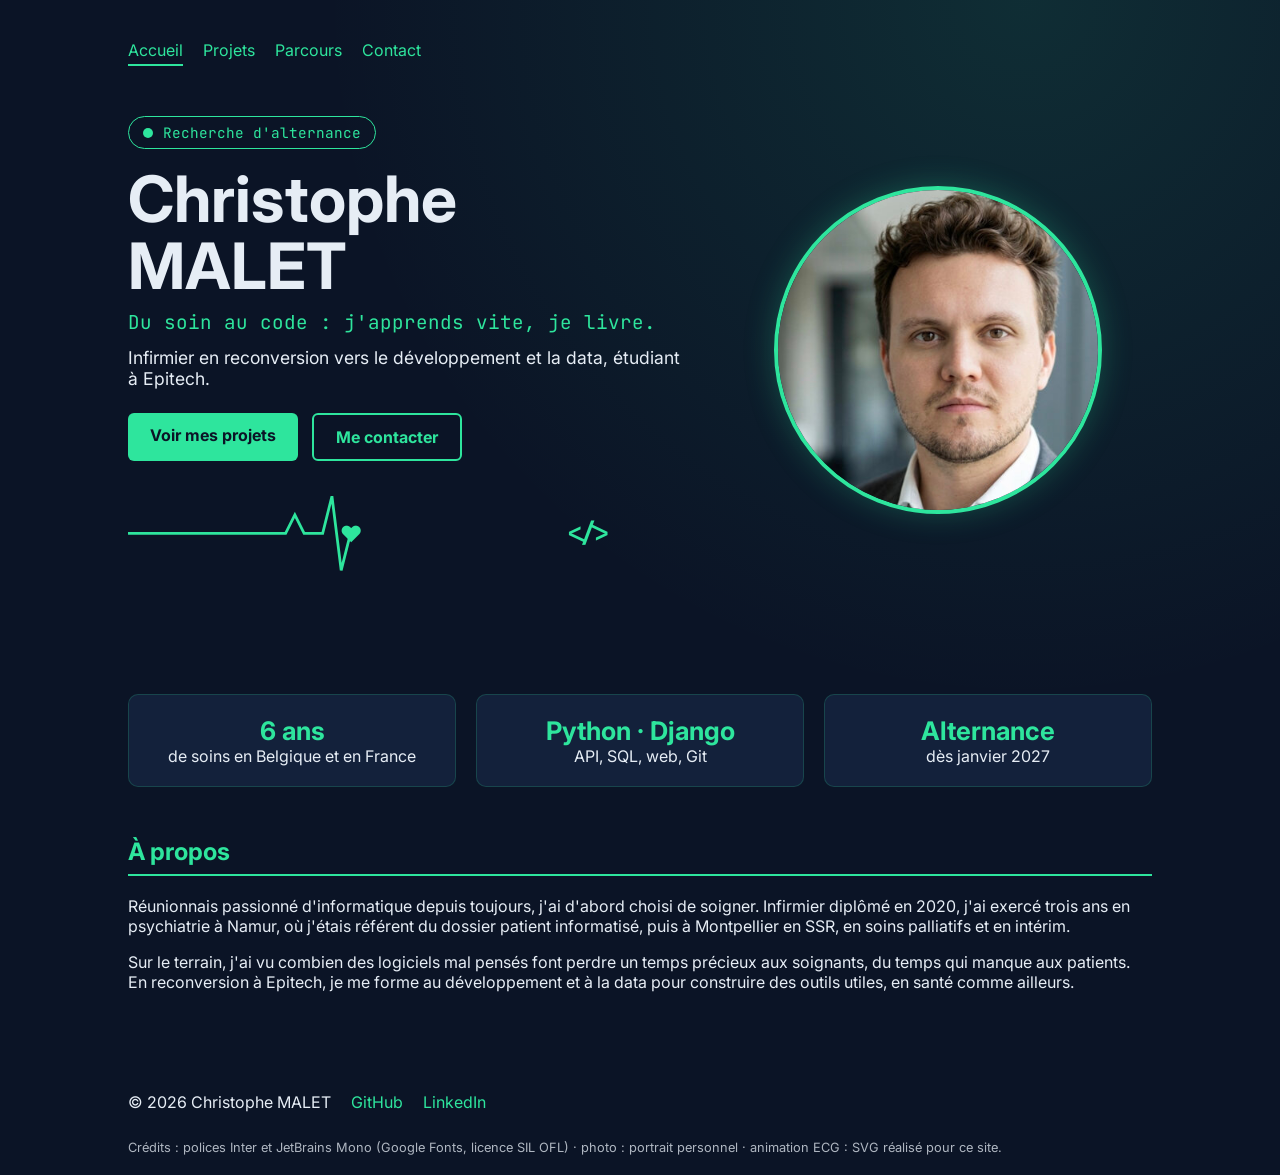
<file: index.html>
<!DOCTYPE html>
<html lang="fr">

<head>
    <meta charset="UTF-8">
    <meta name="viewport" content="width=device-width, initial-scale=1.0">
    <meta name="description" content="Portfolio de Christophe MALET : infirmier en reconversion vers le développement et la data, en recherche d'alternance.">
    <title>Accueil | Christophe MALET</title>
    <link rel="preconnect" href="https://fonts.googleapis.com">
    <link rel="preconnect" href="https://fonts.gstatic.com" crossorigin>
    <link href="https://fonts.googleapis.com/css2?family=Inter:wght@400;700&family=JetBrains+Mono:wght@700&display=swap" rel="stylesheet">
    <link rel="stylesheet" href="css/style.css?v=3">
    <link rel="icon" href="data:image/svg+xml,%3Csvg xmlns='http://www.w3.org/2000/svg' viewBox='0 0 100 100'%3E%3Crect width='100' height='100' rx='20' fill='%230b1426'/%3E%3Cpolyline points='5,55 30,55 40,30 52,80 62,55 95,55' fill='none' stroke='%232ee59d' stroke-width='8' stroke-linejoin='round'/%3E%3C/svg%3E">
</head>

<body>
    <header class="compact">
        <nav aria-label="Navigation principale">
            <a href="index.html" aria-current="page">Accueil</a>
            <a href="projets.html">Projets</a>
            <a href="parcours.html">Parcours</a>
            <a href="contact.html">Contact</a>
        </nav>
    </header>

    <main>
        <section class="hero">
            <div class="hero-texte">
                <p class="badge"><span class="point" aria-hidden="true"></span>Recherche d'alternance</p>
                <h1>Christophe MALET</h1>
                <p class="accroche">Du soin au code : j'apprends vite, je livre.</p>
                <p class="pitch">Infirmier en reconversion vers le développement et la data, étudiant à Epitech.</p>
                <div class="boutons">
                    <a class="btn btn-plein" href="projets.html">Voir mes projets</a>
                    <a class="btn btn-contour" href="contact.html">Me contacter</a>
                </div>
                <svg class="ecg" viewBox="0 0 600 100" aria-hidden="true">
                    <polyline
                        points="0,50 150,50 170,50 180,30 190,50 210,50 220,10 230,90 240,50 260,50 275,40 290,50 450,50">
                        <animate attributeName="stroke-dashoffset" dur="2.5s" repeatCount="indefinite"
                            values="614;0;0" keyTimes="0;0.75;1" calcMode="linear" />
                    </polyline>
                    <text class="coeur-ecg" text-anchor="middle" dominant-baseline="central">&hearts;
                        <animateMotion dur="2.5s" repeatCount="indefinite" keyTimes="0;0.75;1" keyPoints="0;1;1"
                            calcMode="linear"
                            path="M0,50 L150,50 170,50 180,30 190,50 210,50 220,10 230,90 240,50 260,50 275,40 290,50 450,50" />
                    </text>
                    <text class="code-ecg" x="470" y="50" dominant-baseline="central">&lt;/&gt;</text>
                </svg>
            </div>
            <img class="photo-hero" src="img/photo.jpg" alt="Portrait de Christophe Malet" width="320" height="320">
        </section>

        <section class="chiffres" aria-label="En un coup d'œil">
            <div class="chiffre"><b>6 ans</b><span>de soins en Belgique et en France</span></div>
            <div class="chiffre"><b>Python · Django</b><span>API, SQL, web, Git</span></div>
            <div class="chiffre"><b>Alternance</b><span>dès janvier 2027</span></div>
        </section>

        <section id="apropos">
            <h2>À propos</h2>
            <p>Réunionnais passionné d'informatique depuis toujours, j'ai d'abord choisi de soigner. Infirmier diplômé
                en 2020, j'ai exercé trois ans en psychiatrie à Namur, où j'étais référent du dossier patient
                informatisé, puis à Montpellier en SSR, en soins palliatifs et en intérim.</p>
            <p>Sur le terrain, j'ai vu combien des logiciels mal pensés font perdre un temps précieux aux soignants, du
                temps qui manque aux patients. En reconversion à Epitech, je me forme au développement et à la data pour
                construire des outils utiles, en santé comme ailleurs.</p>
        </section>

    </main>

    <footer>
        <p>&copy; 2026 Christophe MALET</p>
        <a href="https://github.com/Chris97421" target="_blank" rel="noopener">GitHub</a>
        <a href="https://www.linkedin.com/in/christophe-malet-0925a1145/" target="_blank" rel="noopener">LinkedIn</a>
        <p class="credits">Crédits : polices Inter et JetBrains Mono (Google Fonts, licence SIL OFL) · photo : portrait personnel · animation ECG : SVG réalisé pour ce site.</p>
    </footer>

</body>

</html>
</file>
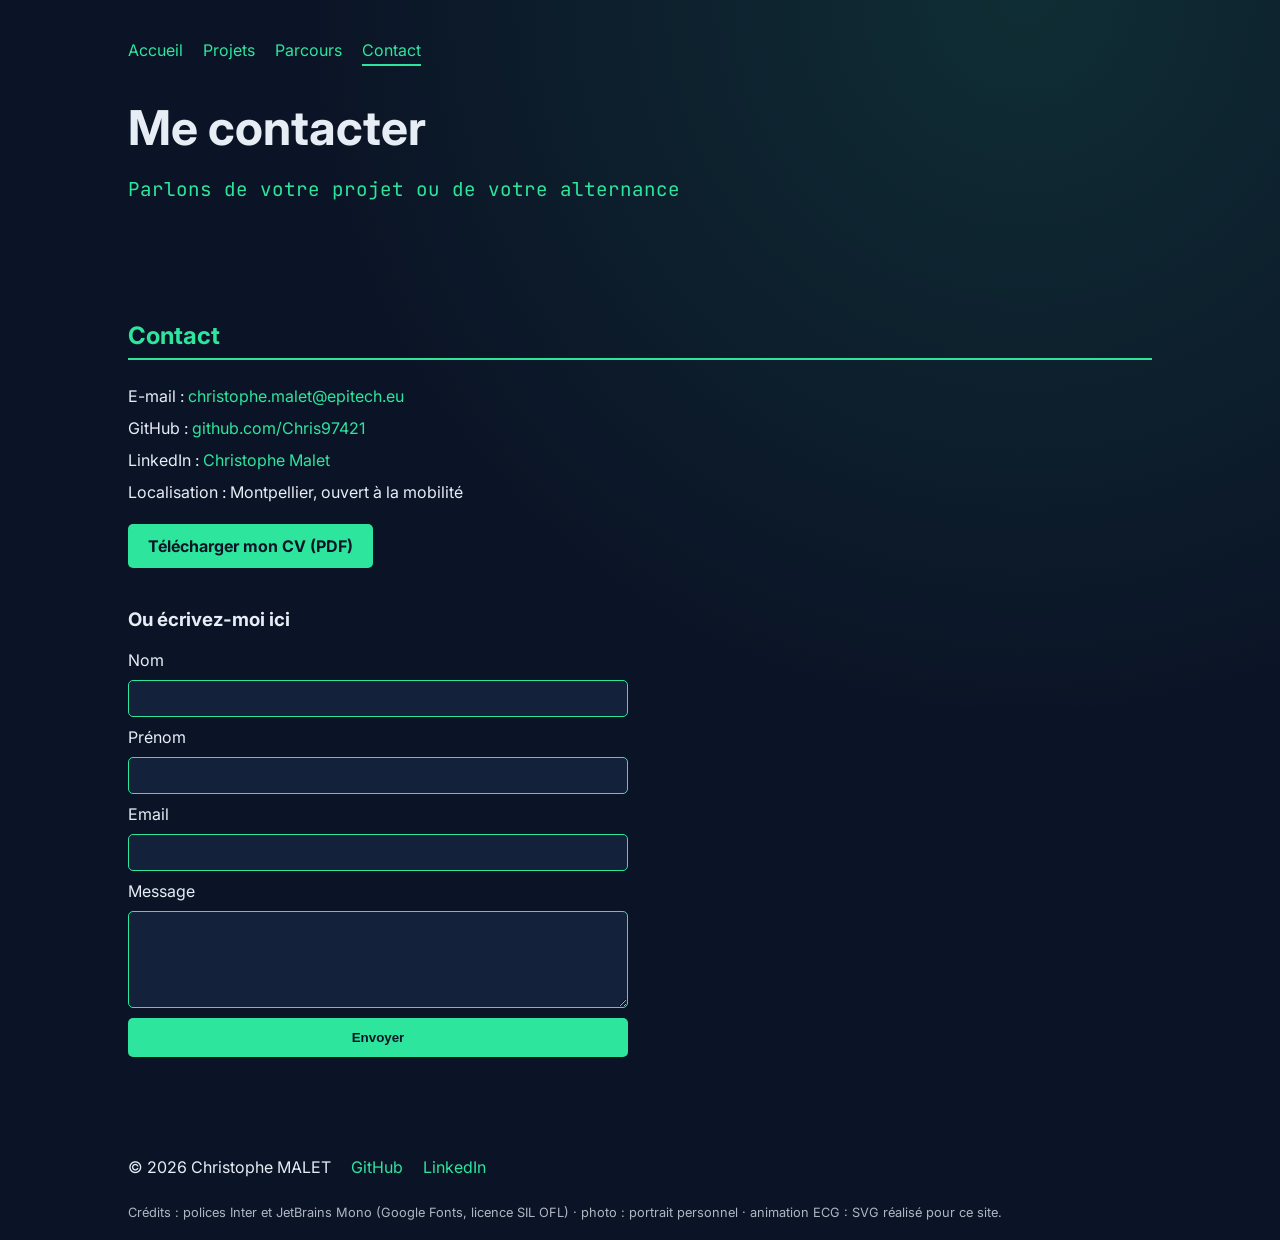
<file: contact.html>
<!DOCTYPE html>
<html lang="fr">

<head>
    <meta charset="UTF-8">
    <meta name="viewport" content="width=device-width, initial-scale=1.0">
    <meta name="description" content="Contactez Christophe MALET et téléchargez son CV.">
    <title>Contact | Christophe MALET</title>
    <link rel="preconnect" href="https://fonts.googleapis.com">
    <link rel="preconnect" href="https://fonts.gstatic.com" crossorigin>
    <link href="https://fonts.googleapis.com/css2?family=Inter:wght@400;700&family=JetBrains+Mono:wght@700&display=swap" rel="stylesheet">
    <link rel="stylesheet" href="css/style.css?v=3">
    <link rel="icon" href="data:image/svg+xml,%3Csvg xmlns='http://www.w3.org/2000/svg' viewBox='0 0 100 100'%3E%3Crect width='100' height='100' rx='20' fill='%230b1426'/%3E%3Cpolyline points='5,55 30,55 40,30 52,80 62,55 95,55' fill='none' stroke='%232ee59d' stroke-width='8' stroke-linejoin='round'/%3E%3C/svg%3E">
</head>

<body>
    <header>
        <nav aria-label="Navigation principale">
            <a href="index.html">Accueil</a>
            <a href="projets.html">Projets</a>
            <a href="parcours.html">Parcours</a>
            <a href="contact.html" aria-current="page">Contact</a>
        </nav>
        <h1>Me contacter</h1>
        <p>Parlons de votre projet ou de votre alternance</p>
    </header>

    <main>
        <section id="contact">
            <h2>Contact</h2>
            <ul class="coordonnees">
                <li>E-mail : <a href="mailto:christophe.malet@epitech.eu">christophe.malet@epitech.eu</a></li>
                <li>GitHub : <a href="https://github.com/Chris97421" target="_blank" rel="noopener">github.com/Chris97421</a></li>
                <li>LinkedIn : <a href="https://www.linkedin.com/in/christophe-malet-0925a1145/" target="_blank" rel="noopener">Christophe Malet</a></li>
                <li>Localisation : Montpellier, ouvert à la mobilité</li>
            </ul>
            <a class="btn-cv" href="cv/CV_Christophe-Malet.pdf" download>Télécharger mon CV (PDF)</a>
            <h3>Ou écrivez-moi ici</h3>
            <form action="https://formspree.io/f/xkjjzgqd" method="POST">
                <label for="nom">Nom</label>
                <input type="text" id="nom" name="nom" required>

                <label for="prenom">Prénom</label>
                <input type="text" id="prenom" name="prenom" required>

                <label for="email">Email</label>
                <input type="email" id="email" name="email" required>

                <label for="message">Message</label>
                <textarea id="message" name="message" rows="5" required></textarea>

                <input type="text" name="_gotcha" hidden tabindex="-1" autocomplete="off">
                <button type="submit">Envoyer</button>
            </form>
            <p id="confirmation" role="status" hidden></p>
        </section>
    </main>

    <footer>
        <p>&copy; 2026 Christophe MALET</p>
        <a href="https://github.com/Chris97421" target="_blank" rel="noopener">GitHub</a>
        <a href="https://www.linkedin.com/in/christophe-malet-0925a1145/" target="_blank" rel="noopener">LinkedIn</a>
        <p class="credits">Crédits : polices Inter et JetBrains Mono (Google Fonts, licence SIL OFL) · photo : portrait personnel · animation ECG : SVG réalisé pour ce site.</p>
    </footer>

    <script src="js/script.js"></script>
</body>

</html>
</file>
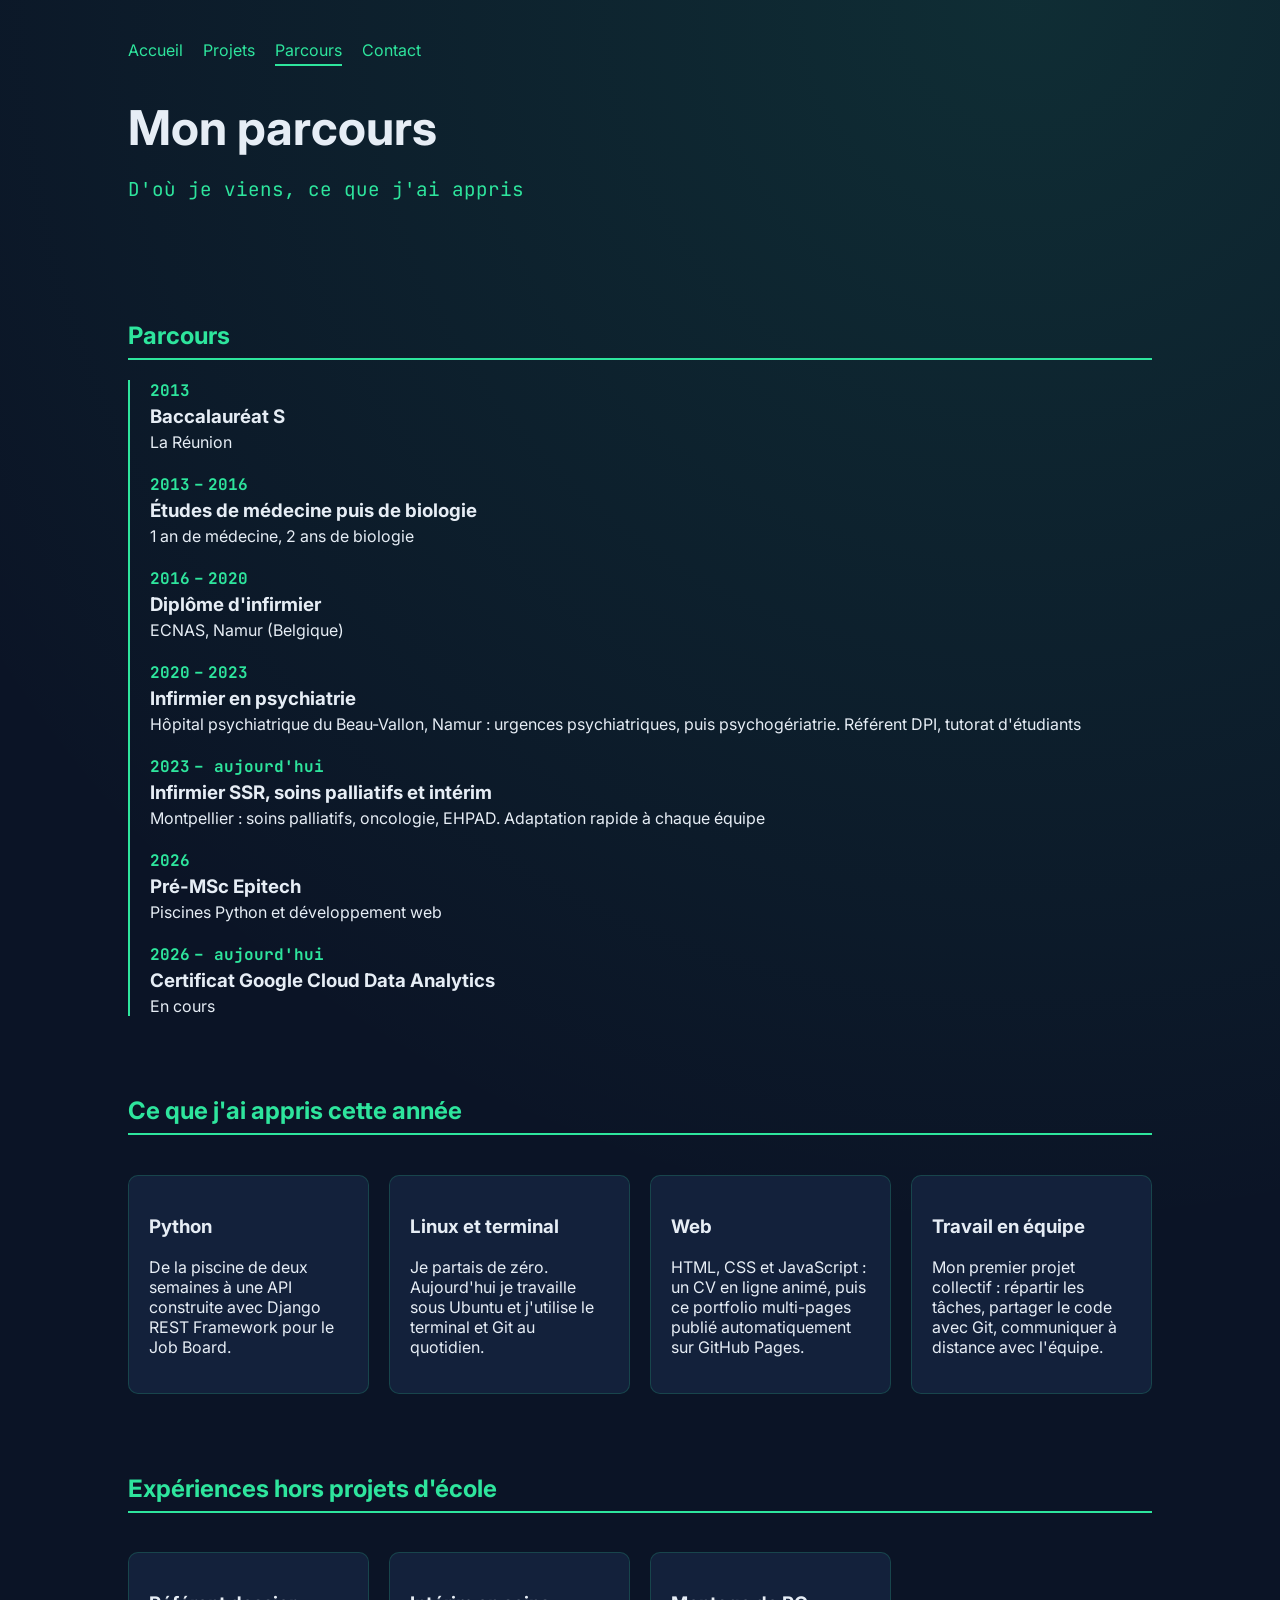
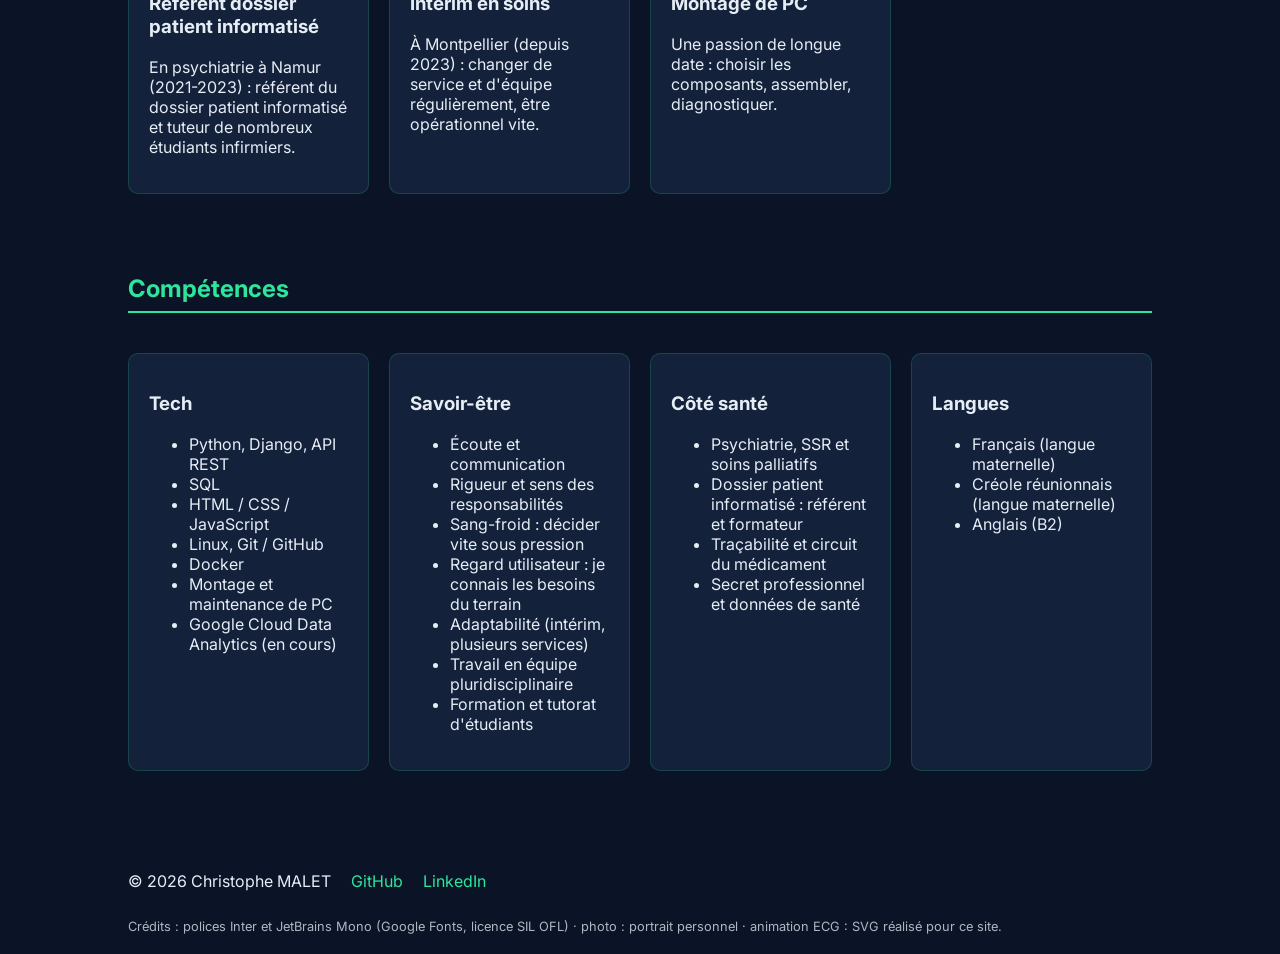
<file: parcours.html>
<!DOCTYPE html>
<html lang="fr">

<head>
    <meta charset="UTF-8">
    <meta name="viewport" content="width=device-width, initial-scale=1.0">
    <meta name="description" content="Mon parcours, ce que j'ai appris cette année et mes expériences.">
    <title>Parcours | Christophe MALET</title>
    <link rel="preconnect" href="https://fonts.googleapis.com">
    <link rel="preconnect" href="https://fonts.gstatic.com" crossorigin>
    <link href="https://fonts.googleapis.com/css2?family=Inter:wght@400;700&family=JetBrains+Mono:wght@700&display=swap" rel="stylesheet">
    <link rel="stylesheet" href="css/style.css?v=3">
    <link rel="icon" href="data:image/svg+xml,%3Csvg xmlns='http://www.w3.org/2000/svg' viewBox='0 0 100 100'%3E%3Crect width='100' height='100' rx='20' fill='%230b1426'/%3E%3Cpolyline points='5,55 30,55 40,30 52,80 62,55 95,55' fill='none' stroke='%232ee59d' stroke-width='8' stroke-linejoin='round'/%3E%3C/svg%3E">
</head>

<body>
    <header>
        <nav aria-label="Navigation principale">
            <a href="index.html">Accueil</a>
            <a href="projets.html">Projets</a>
            <a href="parcours.html" aria-current="page">Parcours</a>
            <a href="contact.html">Contact</a>
        </nav>
        <h1>Mon parcours</h1>
        <p>D'où je viens, ce que j'ai appris</p>
    </header>

    <main>
        <section id="parcours">
            <h2>Parcours</h2>
            <ul>
                <li>
                    <time>2013</time>
                    <h3>Baccalauréat S</h3>
                    <p>La Réunion</p>
                </li>
                <li>
                    <time>2013</time> <span>–</span> <time>2016</time>
                    <h3>Études de médecine puis de biologie</h3>
                    <p>1 an de médecine, 2 ans de biologie</p>
                </li>
                <li>
                    <time>2016</time> <span>–</span> <time>2020</time>
                    <h3>Diplôme d'infirmier</h3>
                    <p>ECNAS, Namur (Belgique)</p>
                </li>
                <li>
                    <time>2020</time> <span>–</span> <time>2023</time>
                    <h3>Infirmier en psychiatrie</h3>
                    <p>Hôpital psychiatrique du Beau-Vallon, Namur : urgences psychiatriques, puis psychogériatrie. Référent DPI, tutorat d'étudiants</p>
                </li>
                <li>
                    <time>2023</time> <span>– aujourd'hui</span>
                    <h3>Infirmier SSR, soins palliatifs et intérim</h3>
                    <p>Montpellier : soins palliatifs, oncologie, EHPAD. Adaptation rapide à chaque équipe</p>
                </li>
                <li>
                    <time>2026</time>
                    <h3>Pré-MSc Epitech</h3>
                    <p>Piscines Python et développement web</p>
                </li>
                <li>
                    <time>2026</time> <span>– aujourd'hui</span>
                    <h3>Certificat Google Cloud Data Analytics</h3>
                    <p>En cours</p>
                </li>
            </ul>
        </section>

        <section id="apprentissage">
            <h2>Ce que j'ai appris cette année</h2>
            <article>
                <h3>Python</h3>
                <p>De la piscine de deux semaines à une API construite avec Django REST Framework pour le Job Board.</p>
            </article>
            <article>
                <h3>Linux et terminal</h3>
                <p>Je partais de zéro. Aujourd'hui je travaille sous Ubuntu et j'utilise le terminal et Git au quotidien.</p>
            </article>
            <article>
                <h3>Web</h3>
                <p>HTML, CSS et JavaScript : un CV en ligne animé, puis ce portfolio multi-pages publié automatiquement sur GitHub Pages.</p>
            </article>
            <article>
                <h3>Travail en équipe</h3>
                <p>Mon premier projet collectif : répartir les tâches, partager le code avec Git, communiquer à distance avec l'équipe.</p>
            </article>
        </section>

        <section id="hors-ecole">
            <h2>Expériences hors projets d'école</h2>
            <article>
                <h3>Référent dossier patient informatisé</h3>
                <p>En psychiatrie à Namur (2021-2023) : référent du dossier patient informatisé et tuteur de nombreux étudiants infirmiers.</p>
            </article>
            <article>
                <h3>Intérim en soins</h3>
                <p>À Montpellier (depuis 2023) : changer de service et d'équipe régulièrement, être opérationnel vite.</p>
            </article>
            <article>
                <h3>Montage de PC</h3>
                <p>Une passion de longue date : choisir les composants, assembler, diagnostiquer.</p>
            </article>
        </section>

        <section id="competences">
            <h2>Compétences</h2>
            <div>
                <h3>Tech</h3>
                <ul>
                    <li>Python, Django, API REST</li>
                    <li>SQL</li>
                    <li>HTML / CSS / JavaScript</li>
                    <li>Linux, Git / GitHub</li>
                    <li>Docker</li>
                    <li>Montage et maintenance de PC</li>
                    <li>Google Cloud Data Analytics (en cours)</li>
                </ul>
            </div>
            <div>
                <h3>Savoir-être</h3>
                <ul>
                    <li>Écoute et communication</li>
                    <li>Rigueur et sens des responsabilités</li>
                    <li>Sang-froid : décider vite sous pression</li>
                    <li>Regard utilisateur : je connais les besoins du terrain</li>
                    <li>Adaptabilité (intérim, plusieurs services)</li>
                    <li>Travail en équipe pluridisciplinaire</li>
                    <li>Formation et tutorat d'étudiants</li>
                </ul>
            </div>
            <div>
                <h3>Côté santé</h3>
                <ul>
                    <li>Psychiatrie, SSR et soins palliatifs</li>
                    <li>Dossier patient informatisé : référent et formateur</li>
                    <li>Traçabilité et circuit du médicament</li>
                    <li>Secret professionnel et données de santé</li>
                </ul>
            </div>
            <div>
                <h3>Langues</h3>
                <ul>
                    <li>Français (langue maternelle)</li>
                    <li>Créole réunionnais (langue maternelle)</li>
                    <li>Anglais (B2)</li>
                </ul>
            </div>
        </section>
    </main>

    <footer>
        <p>&copy; 2026 Christophe MALET</p>
        <a href="https://github.com/Chris97421" target="_blank" rel="noopener">GitHub</a>
        <a href="https://www.linkedin.com/in/christophe-malet-0925a1145/" target="_blank" rel="noopener">LinkedIn</a>
        <p class="credits">Crédits : polices Inter et JetBrains Mono (Google Fonts, licence SIL OFL) · photo : portrait personnel · animation ECG : SVG réalisé pour ce site.</p>
    </footer>
</body>

</html>
</file>
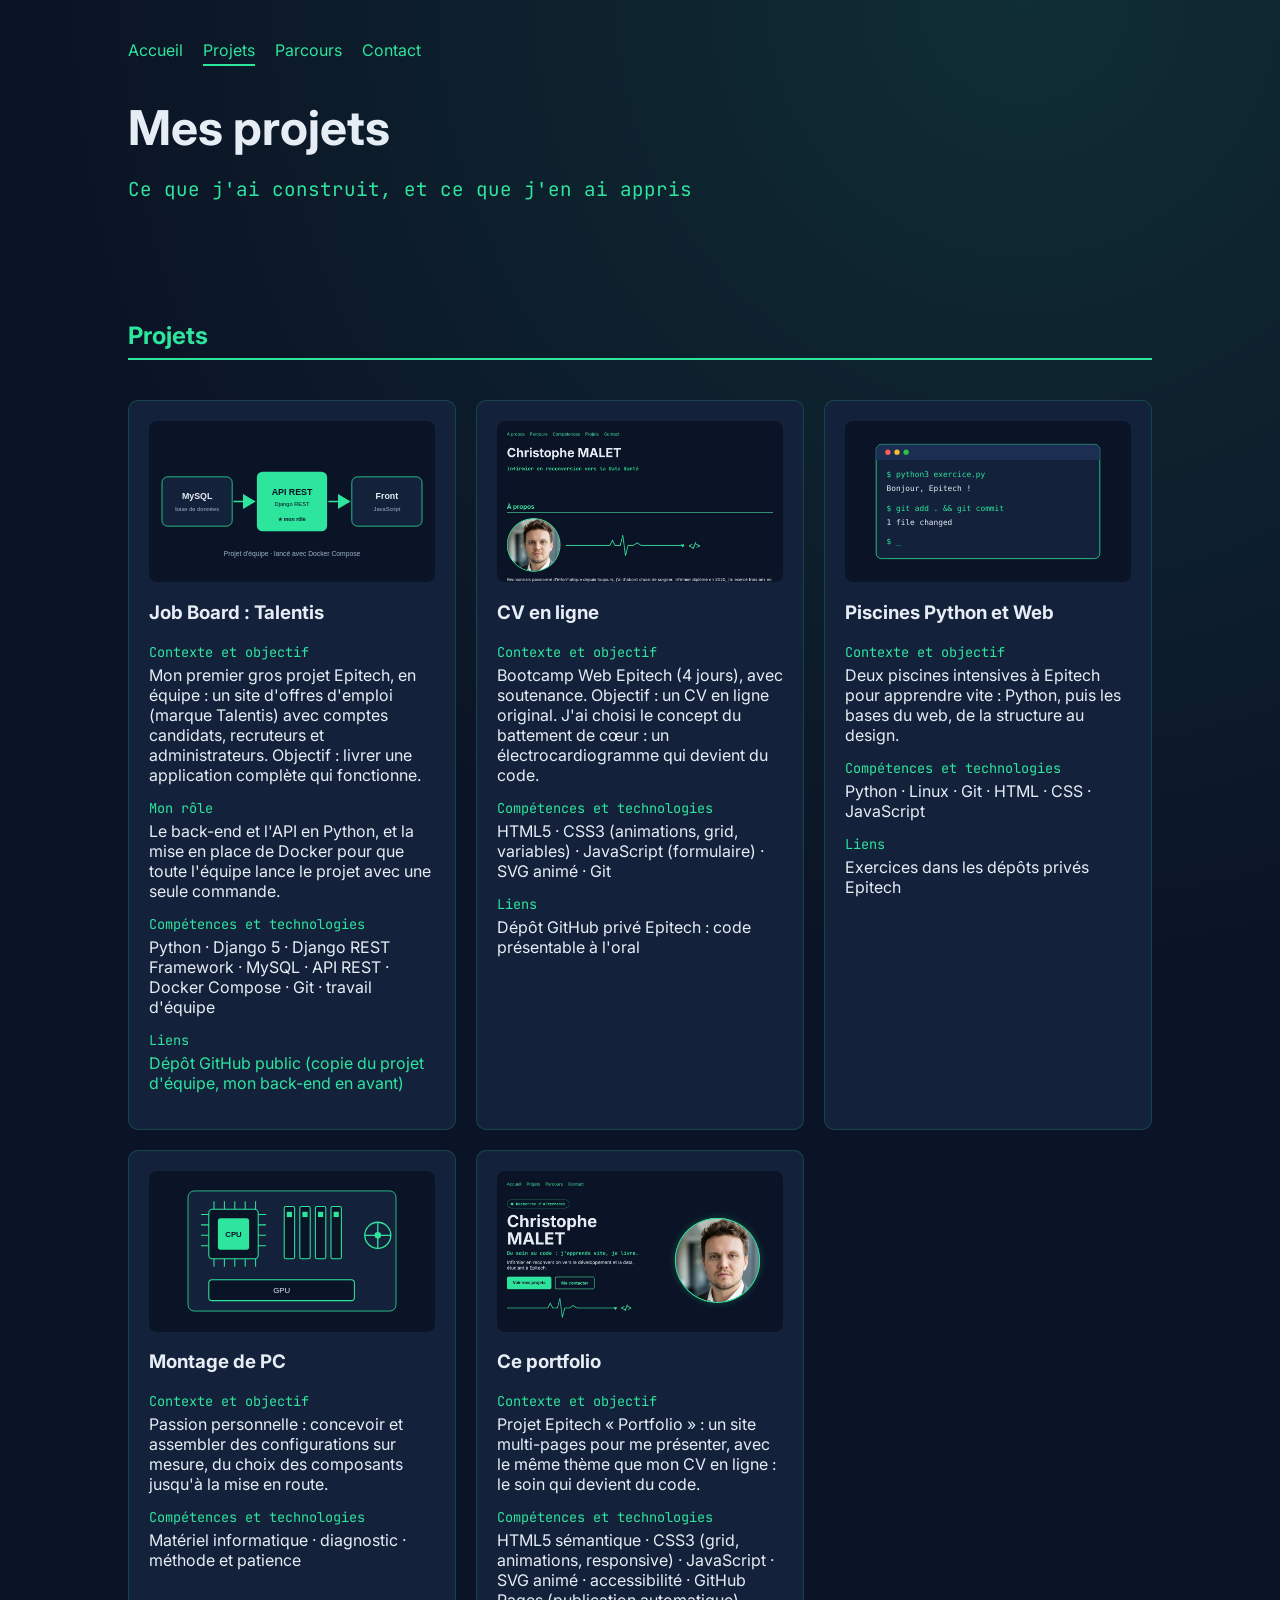
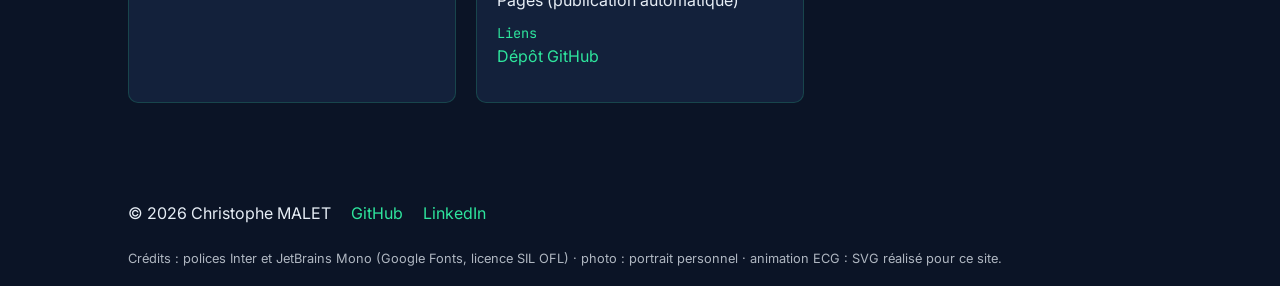
<file: projets.html>
<!DOCTYPE html>
<html lang="fr">

<head>
    <meta charset="UTF-8">
    <meta name="viewport" content="width=device-width, initial-scale=1.0">
    <meta name="description" content="Mes projets : Job Board, CV en ligne, piscines Epitech et montage de PC.">
    <title>Projets | Christophe MALET</title>
    <link rel="preconnect" href="https://fonts.googleapis.com">
    <link rel="preconnect" href="https://fonts.gstatic.com" crossorigin>
    <link href="https://fonts.googleapis.com/css2?family=Inter:wght@400;700&family=JetBrains+Mono:wght@700&display=swap" rel="stylesheet">
    <link rel="stylesheet" href="css/style.css?v=3">
    <link rel="icon" href="data:image/svg+xml,%3Csvg xmlns='http://www.w3.org/2000/svg' viewBox='0 0 100 100'%3E%3Crect width='100' height='100' rx='20' fill='%230b1426'/%3E%3Cpolyline points='5,55 30,55 40,30 52,80 62,55 95,55' fill='none' stroke='%232ee59d' stroke-width='8' stroke-linejoin='round'/%3E%3C/svg%3E">
</head>

<body>
    <header>
        <nav aria-label="Navigation principale">
            <a href="index.html">Accueil</a>
            <a href="projets.html" aria-current="page">Projets</a>
            <a href="parcours.html">Parcours</a>
            <a href="contact.html">Contact</a>
        </nav>
        <h1>Mes projets</h1>
        <p>Ce que j'ai construit, et ce que j'en ai appris</p>
    </header>

    <main>
        <section id="projets">
            <h2>Projets</h2>

            <article>
                <img class="vignette" src="img/projet-jobboard.svg" alt="Schéma du Job Board : base MySQL, API REST Django (mon rôle) et interface JavaScript, le tout dans Docker" width="1100" height="620" loading="lazy">
                <h3>Job Board : Talentis</h3>
                <dl>
                    <dt>Contexte et objectif</dt>
                    <dd>Mon premier gros projet Epitech, en équipe : un site d'offres d'emploi (marque Talentis) avec comptes candidats, recruteurs et administrateurs. Objectif : livrer une application complète qui fonctionne.</dd>
                    <dt>Mon rôle</dt>
                    <dd>Le back-end et l'API en Python, et la mise en place de Docker pour que toute l'équipe lance le projet avec une seule commande.</dd>
                    <dt>Compétences et technologies</dt>
                    <dd>Python · Django 5 · Django REST Framework · MySQL · API REST · Docker Compose · Git · travail d'équipe</dd>
                    <dt>Liens</dt>
                    <dd><a href="https://github.com/Chris97421/talentis-job-board" target="_blank" rel="noopener">Dépôt GitHub public (copie du projet d'équipe, mon back-end en avant)</a></dd>
                </dl>
            </article>

            <article>
                <img class="vignette" src="img/projet-cv-en-ligne.jpg" alt="Capture d'écran de mon CV en ligne : photo, ligne d'électrocardiogramme et code" width="1100" height="620" loading="lazy">
                <h3>CV en ligne</h3>
                <dl>
                    <dt>Contexte et objectif</dt>
                    <dd>Bootcamp Web Epitech (4 jours), avec soutenance. Objectif : un CV en ligne original. J'ai choisi le concept du battement de cœur : un électrocardiogramme qui devient du code.</dd>
                    <dt>Compétences et technologies</dt>
                    <dd>HTML5 · CSS3 (animations, grid, variables) · JavaScript (formulaire) · SVG animé · Git</dd>
                    <dt>Liens</dt>
                    <dd>Dépôt GitHub privé Epitech : code présentable à l'oral</dd>
                </dl>
            </article>

            <article>
                <img class="vignette" src="img/projet-piscines.svg" alt="Illustration : terminal avec des commandes Python et Git" width="1100" height="620" loading="lazy">
                <h3>Piscines Python et Web</h3>
                <dl>
                    <dt>Contexte et objectif</dt>
                    <dd>Deux piscines intensives à Epitech pour apprendre vite : Python, puis les bases du web, de la structure au design.</dd>
                    <dt>Compétences et technologies</dt>
                    <dd>Python · Linux · Git · HTML · CSS · JavaScript</dd>
                    <dt>Liens</dt>
                    <dd>Exercices dans les dépôts privés Epitech</dd>
                </dl>
            </article>

            <article>
                <img class="vignette" src="img/projet-pc.svg" alt="Illustration : composants d'un PC (processeur, mémoire, carte graphique)" width="1100" height="620" loading="lazy">
                <h3>Montage de PC</h3>
                <dl>
                    <dt>Contexte et objectif</dt>
                    <dd>Passion personnelle : concevoir et assembler des configurations sur mesure, du choix des composants jusqu'à la mise en route.</dd>
                    <dt>Compétences et technologies</dt>
                    <dd>Matériel informatique · diagnostic · méthode et patience</dd>
                </dl>
            </article>

            <article>
                <img class="vignette" src="img/projet-portfolio.jpg" alt="Capture d'écran de l'accueil de ce portfolio" width="1100" height="620" loading="lazy">
                <h3>Ce portfolio</h3>
                <dl>
                    <dt>Contexte et objectif</dt>
                    <dd>Projet Epitech « Portfolio » : un site multi-pages pour me présenter, avec le même thème que mon CV en ligne : le soin qui devient du code.</dd>
                    <dt>Compétences et technologies</dt>
                    <dd>HTML5 sémantique · CSS3 (grid, animations, responsive) · JavaScript · SVG animé · accessibilité · GitHub Pages (publication automatique)</dd>
                    <dt>Liens</dt>
                    <dd><a href="https://github.com/Chris97421/portfolio" target="_blank" rel="noopener">Dépôt GitHub</a></dd>
                </dl>
            </article>
        </section>
    </main>

    <footer>
        <p>&copy; 2026 Christophe MALET</p>
        <a href="https://github.com/Chris97421" target="_blank" rel="noopener">GitHub</a>
        <a href="https://www.linkedin.com/in/christophe-malet-0925a1145/" target="_blank" rel="noopener">LinkedIn</a>
        <p class="credits">Crédits : polices Inter et JetBrains Mono (Google Fonts, licence SIL OFL) · photo : portrait personnel · animation ECG : SVG réalisé pour ce site.</p>
    </footer>
</body>

</html>
</file>
<file: css/style.css>
:root {
    --fond: #0b1426;
    --texte: #e6edf5;
    --vert-ecg: #2ee59d;
    --fond-carte: #13213b;
}

body {
    margin: 0;
    background-color: var(--fond);
    color: var(--texte);
    font-family: 'Inter', sans-serif;
}

a {
    color: var(--vert-ecg);
    text-decoration: none;
    transition: color 0.5s;
}

a:hover {
    color: var(--texte);
}

main,
header,
footer {
    max-width: 1024px;
    margin: 0 auto;
    padding: 20px;
}

header {
    padding-top: 40px;
    padding-bottom: 60px;
}

header h1 {
    font-size: 3rem;
    margin-bottom: 0;
}

header p {
    color: var(--vert-ecg);
    font-family: 'JetBrains Mono', monospace;
    font-size: 1.2rem;
}

section {
    margin-bottom: 60px;
}

h2 {
    color: var(--vert-ecg);
    border-bottom: 2px solid var(--vert-ecg);
    padding-bottom: 8px;
}

nav {
    display: flex;
    gap: 20px;
    flex-wrap: wrap;
}

#parcours ul {
    list-style: none;
    border-left: 2px solid var(--vert-ecg);
    padding-left: 20px;
}

#parcours time,
#parcours span {
    color: var(--vert-ecg);
    font-weight: bold;
    font-family: 'JetBrains Mono', monospace;
}

#competences,
#projets {
    display: grid;
    grid-template-columns: repeat(auto-fit, minmax(220px, 1fr));
    gap: 20px;
}

#competences div,
#projets article {
    background-color: var(--fond-carte);
    padding: 20px;
    border-radius: 10px;
    transition: transform 0.5s, box-shadow 0.5s;
}

#competences h2,
#projets h2 {
    grid-column: 1 / -1;
}

#competences div:hover,
#projets article:hover {
    transform: translateY(-5px);
    box-shadow: 0 0 15px var(--vert-ecg);
}

#contact form {
    display: flex;
    flex-direction: column;
    gap: 10px;
    max-width: 500px;
}

#contact input,
#contact textarea {
    background-color: var(--fond-carte);
    color: var(--texte);
    border: 1px solid var(--vert-ecg);
    border-radius: 5px;
    padding: 10px;
}

#contact input:focus,
#contact textarea:focus {
    box-shadow: 0 0 15px var(--vert-ecg);
}

#contact button {
    background-color: var(--vert-ecg);
    color: var(--fond);
    border: none;
    padding: 12px;
    border-radius: 5px;
    font-weight: bold;
    cursor: pointer;
    transition: box-shadow 0.5s;
}

#contact button:hover {
    box-shadow: 0 0 15px var(--vert-ecg);
}

.ecg {
    width: 100%;
    max-width: 600px;
    flex: 1;
    min-width: 200px;
}

.ecg polyline {
    fill: none;
    stroke: var(--vert-ecg);
    stroke-width: 3;
    stroke-dasharray: 614;
    stroke-dashoffset: 614;
}

.coeur-ecg {
    fill: var(--vert-ecg);
    font-size: 24px;
}

.code-ecg {
    fill: var(--vert-ecg);
    font-family: 'JetBrains Mono', monospace;
    font-size: 28px;
    font-weight: bold;
    animation: apparition 2.5s linear infinite;
}

@keyframes apparition {
    0% {
        opacity: 0;
    }

    75% {
        opacity: 0;
    }

    80% {
        opacity: 1;
    }

    100% {
        opacity: 1;
    }
}

@media (max-width: 600px) {
    header h1 {
        font-size: 2rem;
    }
}

/* Fiches projet */
#projets {
    grid-template-columns: repeat(auto-fit, minmax(min(100%, 320px), 1fr));
}

#projets dt {
    color: var(--vert-ecg);
    font-family: 'JetBrains Mono', monospace;
    font-size: 0.85rem;
    margin-top: 14px;
}

#projets dd {
    margin: 4px 0 0;
}

/* Parcours : apprentissage et expériences */
#apprentissage,
#hors-ecole {
    display: grid;
    grid-template-columns: repeat(auto-fit, minmax(min(100%, 240px), 1fr));
    gap: 20px;
}

#apprentissage h2,
#hors-ecole h2 {
    grid-column: 1 / -1;
}

#apprentissage article,
#hors-ecole article {
    background-color: var(--fond-carte);
    padding: 20px;
    border-radius: 10px;
    transition: transform 0.5s, box-shadow 0.5s;
}

#apprentissage article:hover,
#hors-ecole article:hover {
    transform: translateY(-5px);
    box-shadow: 0 0 15px var(--vert-ecg);
}

/* Page contact */
.coordonnees {
    list-style: none;
    padding: 0;
    line-height: 2;
}

.btn-cv {
    display: inline-block;
    background-color: var(--vert-ecg);
    color: var(--fond);
    padding: 12px 20px;
    border-radius: 5px;
    font-weight: bold;
    transition: box-shadow 0.5s;
}

.btn-cv:hover {
    color: var(--fond);
    box-shadow: 0 0 15px var(--vert-ecg);
}

#contact h3 {
    margin-top: 40px;
}

/* Crédits */
.credits {
    flex-basis: 100%;
    margin: 20px 0 0;
    font-size: 0.8rem;
    opacity: 0.75;
}

/* Pied de page */
footer {
    display: flex;
    flex-wrap: wrap;
    align-items: center;
    gap: 8px 20px;
}

footer p {
    margin: 0;
}

/* ===== Accueil : hero ===== */
header.compact {
    padding-bottom: 10px;
}

.hero {
    display: grid;
    grid-template-columns: 1.3fr 1fr;
    gap: 40px;
    align-items: center;
    padding: 20px 0 50px;
}

.badge {
    display: inline-flex;
    align-items: center;
    gap: 10px;
    border: 1px solid var(--vert-ecg);
    color: var(--vert-ecg);
    padding: 6px 14px;
    border-radius: 999px;
    font-family: 'JetBrains Mono', monospace;
    font-size: 0.9rem;
    margin: 0 0 16px;
}

.point {
    width: 10px;
    height: 10px;
    border-radius: 50%;
    background: var(--vert-ecg);
    animation: pouls 1.4s ease-in-out infinite;
}

@keyframes pouls {
    0%, 100% { box-shadow: 0 0 0 0 rgba(46, 229, 157, 0.6); }
    50% { box-shadow: 0 0 0 8px rgba(46, 229, 157, 0); }
}

.hero h1 {
    font-size: clamp(2.4rem, 6vw, 4rem);
    line-height: 1.05;
    margin: 0 0 10px;
}

.accroche {
    color: var(--vert-ecg);
    font-family: 'JetBrains Mono', monospace;
    font-size: 1.2rem;
    margin: 0 0 12px;
}

.pitch {
    font-size: 1.1rem;
    margin: 0 0 24px;
}

.boutons {
    display: flex;
    gap: 14px;
    flex-wrap: wrap;
    margin-bottom: 26px;
}

.btn {
    display: inline-block;
    padding: 12px 22px;
    border-radius: 6px;
    font-weight: bold;
    transition: box-shadow 0.5s, background-color 0.5s, color 0.5s;
}

.btn-plein {
    background-color: var(--vert-ecg);
    color: var(--fond);
}

.btn-contour {
    border: 2px solid var(--vert-ecg);
    color: var(--vert-ecg);
}

a.btn-plein:hover {
    color: var(--fond);
    box-shadow: 0 0 15px var(--vert-ecg);
}

a.btn-contour:hover {
    background-color: var(--vert-ecg);
    color: var(--fond);
}

.photo-hero {
    width: 100%;
    max-width: 320px;
    height: auto;
    aspect-ratio: 1;
    object-fit: cover;
    object-position: 50% 20%;
    justify-self: center;
    border-radius: 50%;
    border: 4px solid var(--vert-ecg);
    box-shadow: 0 0 30px rgba(46, 229, 157, 0.25);
}

.chiffres {
    display: grid;
    grid-template-columns: repeat(auto-fit, minmax(200px, 1fr));
    gap: 20px;
    margin-bottom: 50px;
}

.chiffre {
    background-color: var(--fond-carte);
    border-radius: 10px;
    padding: 20px;
    text-align: center;
}

.chiffre b {
    display: block;
    font-size: 1.6rem;
    color: var(--vert-ecg);
}

/* ===== Projets : vignettes ===== */
.vignette {
    display: block;
    width: 100%;
    height: auto;
    aspect-ratio: 16 / 9;
    object-fit: cover;
    border-radius: 8px;
    margin-bottom: 14px;
}

/* ===== Parcours : timeline plus aérée ===== */
#parcours li {
    margin-bottom: 22px;
}

#parcours li h3 {
    margin: 4px 0;
}

#parcours li p {
    margin: 2px 0 0;
}

@media (max-width: 700px) {
    .hero {
        grid-template-columns: 1fr;
    }

    .photo-hero {
        max-width: 150px;
        justify-self: start;
        order: -1;
    }
}

/* ===== Finitions ===== */
body {
    background-image: radial-gradient(circle at 80% 0%, rgba(46, 229, 157, 0.12), transparent 45%);
    background-repeat: no-repeat;
}

nav a {
    padding-bottom: 4px;
    border-bottom: 2px solid transparent;
    transition: border-color 0.3s;
}

nav a:hover,
nav a[aria-current="page"] {
    border-bottom-color: var(--vert-ecg);
}

.chiffre,
#competences div,
#projets article,
#apprentissage article,
#hors-ecole article {
    border: 1px solid rgba(46, 229, 157, 0.18);
}

.chiffre {
    transition: transform 0.5s, box-shadow 0.5s;
}

.chiffre:hover {
    transform: translateY(-5px);
    box-shadow: 0 0 15px var(--vert-ecg);
}

@media (prefers-reduced-motion: reduce) {
    .point {
        animation: none;
    }

    .ecg polyline {
        animation: none;
        stroke-dashoffset: 0;
    }

    .code-ecg {
        animation: none;
        opacity: 1;
    }
}
</file>
